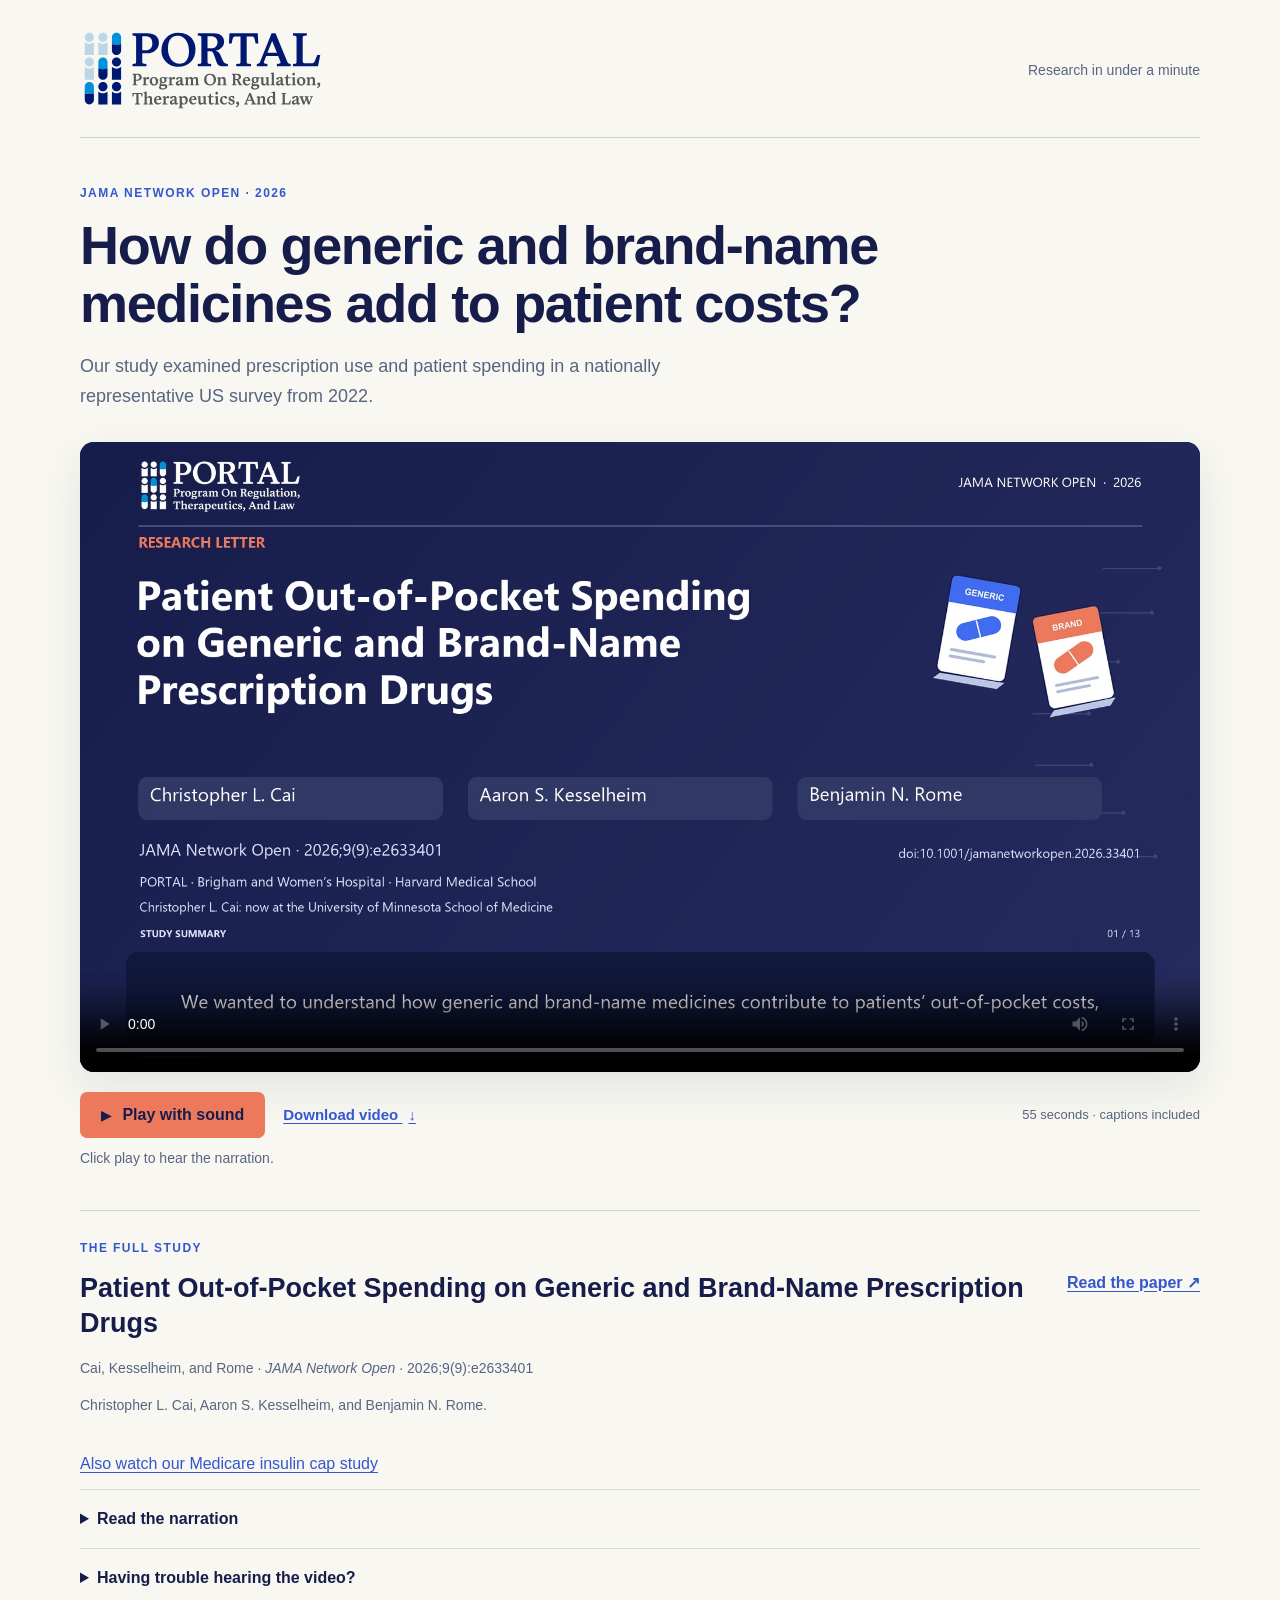
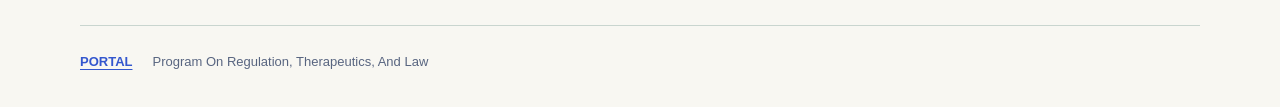
<file: index.html>
<!doctype html>
<html lang="en">
<head>
  <meta charset="utf-8">
  <meta name="viewport" content="width=device-width, initial-scale=1">
  <meta name="description" content="A narrated PORTAL animation about patient spending on generic and brand-name prescription drugs, with findings and policy implications from JAMA Network Open.">
  <title>Generic and brand-name drug costs · PORTAL</title>
  <link rel="icon" href="data:,">
  <link rel="stylesheet" href="styles.css">
</head>
<body class="generic-spending">
  <header class="masthead">
    <a href="https://portalresearch.org/about-portal/" aria-label="About PORTAL">
      <img src="assets/Portal_Logo_Hex.svg" alt="PORTAL — Program On Regulation, Therapeutics, And Law" width="280" height="98">
    </a>
    <span>Research in under a minute</span>
  </header>
  <main>
    <div class="intro">
      <p class="eyebrow">JAMA NETWORK OPEN · 2026</p>
      <h1>How do generic and brand-name<br>medicines add to patient costs?</h1>
      <p class="lede">Our study examined prescription use and patient spending in a nationally representative US survey from 2022.</p>
    </div>
    <section class="film" aria-label="Watch the study summary">
      <video id="study-video" controls playsinline preload="metadata" poster="media/generic-spending-poster.jpg" aria-label="Narrated animation summarizing the generic and brand-name prescription drug spending study">
        <source src="media/portal-generic-spending.mp4" type="video/mp4">
        <track src="generic-spending/captions.vtt" kind="captions" srclang="en" label="English">
        Your browser does not support this video. <a href="media/portal-generic-spending.mp4">Download the video</a>.
      </video>
      <div class="player-tools">
        <button id="play-sound" type="button"><span aria-hidden="true">▶</span> Play with sound</button>
        <a class="download" href="media/portal-generic-spending.mp4" download="PORTAL-Generic-Drug-Costs.mp4">Download video <span aria-hidden="true">↓</span></a>
        <span class="duration">55 seconds · captions included</span>
      </div>
      <p id="playback-status" role="status" aria-live="polite">Click play to hear the narration.</p>
      <noscript><p>Use the video’s play button to hear the narration.</p></noscript>
    </section>
    <section class="study" aria-labelledby="study-title">
      <div>
        <p class="eyebrow">THE FULL STUDY</p>
        <h2 id="study-title">Patient Out-of-Pocket Spending on Generic and Brand-Name Prescription Drugs</h2>
        <p>Cai, Kesselheim, and Rome · <i>JAMA Network Open</i> · 2026;9(9):e2633401</p>
        <p class="authors">Christopher L. Cai, Aaron S. Kesselheim, and Benjamin N. Rome.</p>
      </div>
      <a class="article-link" href="https://jamanetwork.com/journals/jamanetworkopen/fullarticle/2853920">Read the paper <span aria-hidden="true">↗</span></a>
    </section>
    <p><a href="insulin.html">Also watch our Medicare insulin cap study</a></p>
    <details class="transcript">
      <summary>Read the narration</summary>
      <p>We wanted to understand how generic and brand-name medicines contribute to patients’ out-of-pocket costs, so we analyzed a nationally representative survey of prescription use and spending in twenty twenty-two. More than half of Americans filled a generic prescription, compared with about one in six who filled a brand-name prescription. Although brand-name drugs were more expensive per medicine, generics accounted for fifty-five percent of total out-of-pocket prescription spending. Our findings suggest that policies to reduce patients’ costs should address both. Lower brand-name prices could reduce what patients pay through deductibles and coinsurance. For generics, we highlight changes in insurance benefits: limiting out-of-pocket costs for high-value generic medicines, preventing patient charges from exceeding cash prices, or eliminating generic copayments altogether. These approaches address both the prices of medicines and how insurance determines patients’ costs. You can read our full study in JAMA Network Open.</p>
      <a href="generic-spending/script.txt" download>Download the script</a>
    </details>
    <details class="audio-help">
      <summary>Having trouble hearing the video?</summary>
      <p>Check the video player’s speaker control and your device volume, or play the original narration here.</p>
      <audio id="original-audio" controls preload="none" src="media/generic-spending-narration-original.mp3" aria-label="Original unedited narration"></audio>
      <p><a href="media/generic-spending-narration-original.mp3" download>Download the original recording</a></p>
      <p><a href="archive/portal-generic-spending-original-audio.mp4" download>Download the video master with the original audio stream</a></p>
    </details>
  </main>
  <footer><a href="https://portalresearch.org/">PORTAL</a><span>Program On Regulation, Therapeutics, And Law</span></footer>
  <script src="player.js"></script>
</body>
</html>
</file>
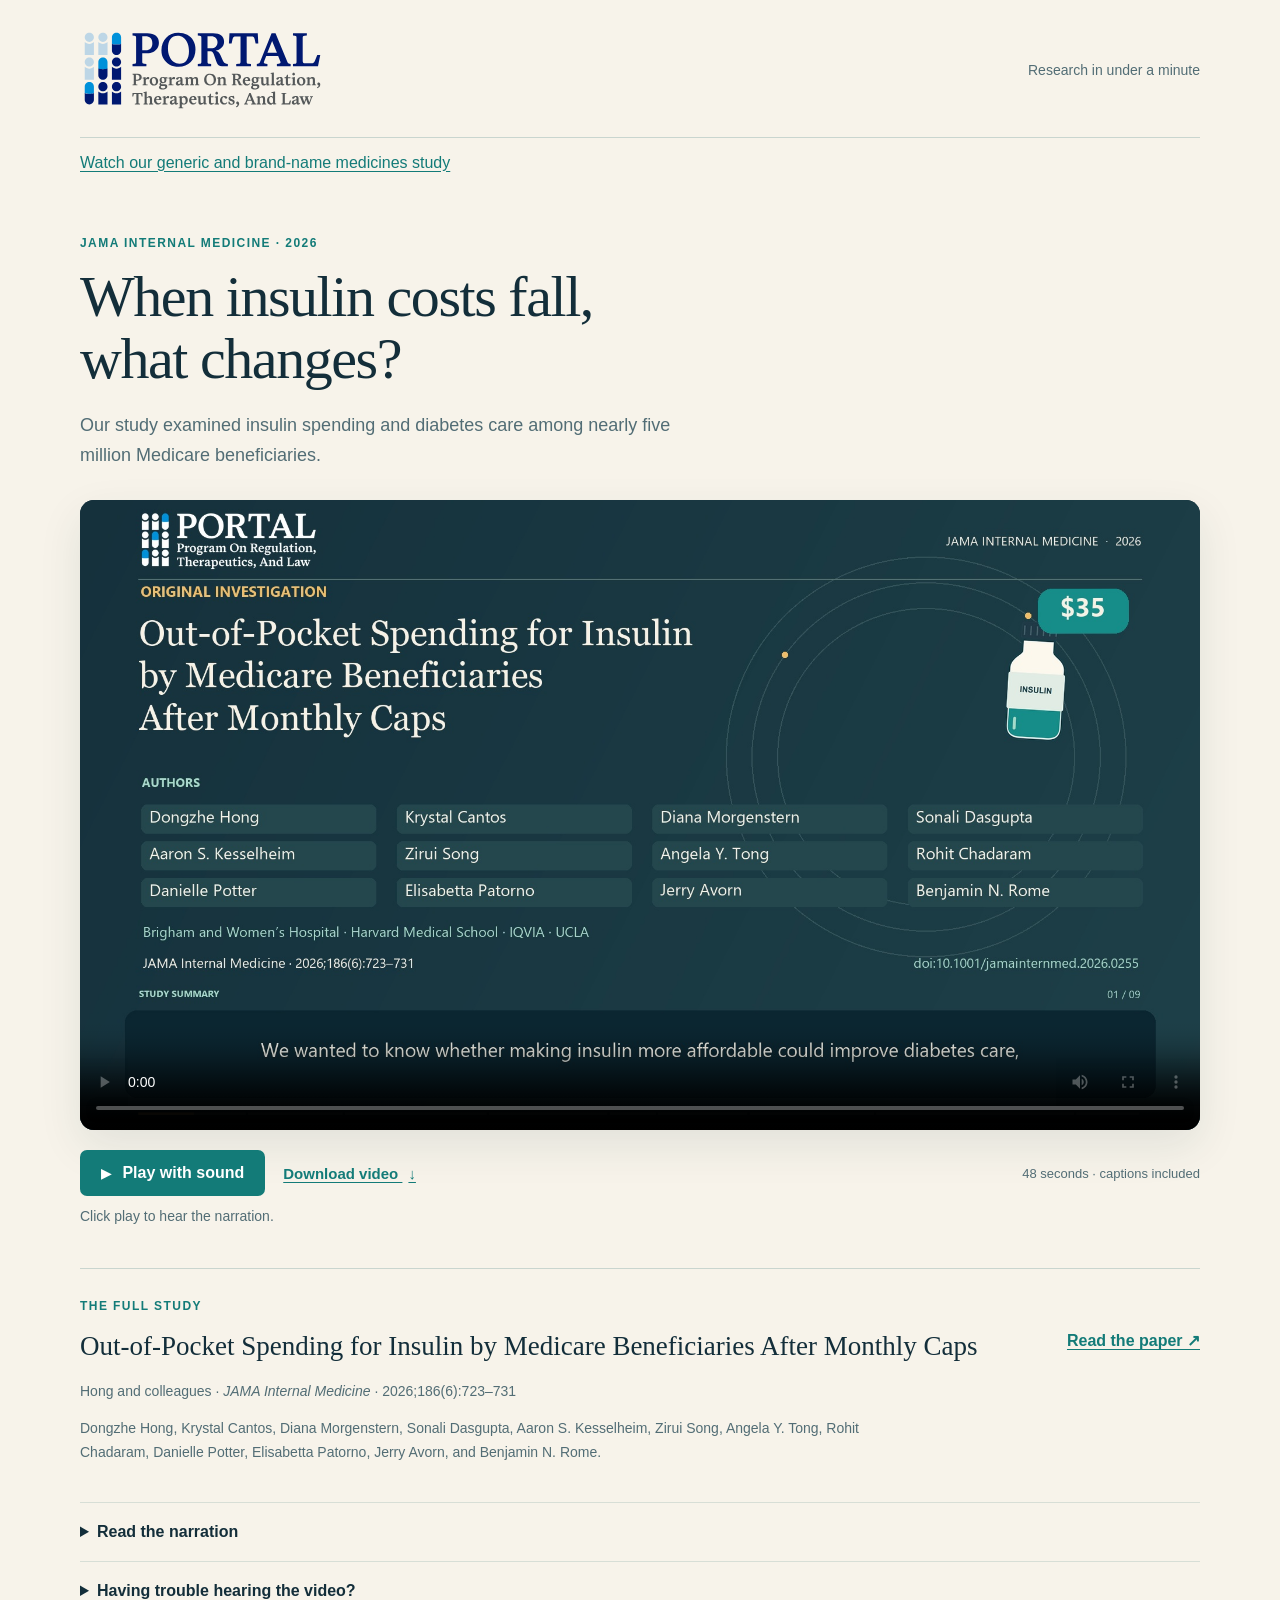
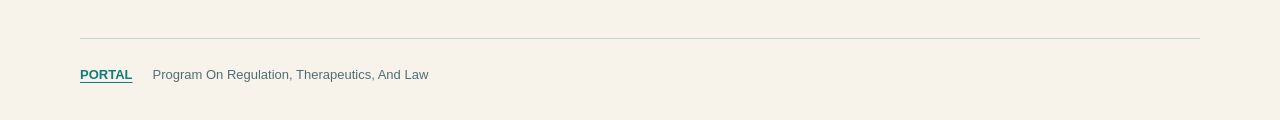
<file: insulin.html>
<!doctype html>
<html lang="en">
<head>
  <meta charset="utf-8">
  <meta name="viewport" content="width=device-width, initial-scale=1">
  <meta name="description" content="A brief animated summary of our JAMA Internal Medicine study on Medicare insulin caps, patient spending, and diabetes care.">
  <title>Insulin costs & diabetes care · PORTAL</title>
  <link rel="icon" href="data:,">
  <link rel="stylesheet" href="styles.css">
</head>
<body>
  <header class="masthead">
    <a href="https://portalresearch.org/about-portal/" aria-label="About PORTAL">
      <img src="assets/Portal_Logo_Hex.svg" alt="PORTAL — Program On Regulation, Therapeutics, And Law" width="280" height="98">
    </a>
    <span>Research in under a minute</span>
  </header>
  <main>
    <p><a href="index.html">Watch our generic and brand-name medicines study</a></p>
    <div class="intro">
      <p class="eyebrow">JAMA INTERNAL MEDICINE · 2026</p>
      <h1>When insulin costs fall,<br>what changes?</h1>
      <p class="lede">Our study examined insulin spending and diabetes care among nearly five million Medicare beneficiaries.</p>
    </div>
    <section class="film" aria-label="Watch the study summary">
      <video id="study-video" controls playsinline preload="metadata" poster="media/poster.jpg" aria-label="Narrated animation summarizing the Medicare insulin cap study">
        <source src="media/portal-insulin-study.mp4" type="video/mp4">
        <track src="captions.vtt" kind="captions" srclang="en" label="English">
        Your browser does not support this video. <a href="media/portal-insulin-study.mp4">Download the video</a>.
      </video>
      <div class="player-tools">
        <button id="play-sound" type="button"><span aria-hidden="true">▶</span> Play with sound</button>
        <a class="download" href="media/portal-insulin-study.mp4" download="PORTAL-Insulin-Study.mp4">Download video <span aria-hidden="true">↓</span></a>
        <span class="duration">48 seconds · captions included</span>
      </div>
      <p id="playback-status" role="status" aria-live="polite">Click play to hear the narration.</p>
      <noscript><p>Use the video’s play button to hear the narration.</p></noscript>
    </section>
    <section class="study" aria-labelledby="study-title">
      <div>
        <p class="eyebrow">THE FULL STUDY</p>
        <h2 id="study-title">Out-of-Pocket Spending for Insulin by Medicare Beneficiaries After Monthly Caps</h2>
        <p>Hong and colleagues · <i>JAMA Internal Medicine</i> · 2026;186(6):723–731</p>
        <p class="authors">Dongzhe Hong, Krystal Cantos, Diana Morgenstern, Sonali Dasgupta, Aaron S. Kesselheim, Zirui Song, Angela Y. Tong, Rohit Chadaram, Danielle Potter, Elisabetta Patorno, Jerry Avorn, and Benjamin N. Rome.</p>
      </div>
      <a class="article-link" href="https://doi.org/10.1001/jamainternmed.2026.0255">Read the paper <span aria-hidden="true">↗</span></a>
    </section>
    <details class="transcript">
      <summary>Read the narration</summary>
      <p>We wanted to know whether making insulin more affordable could improve diabetes care, so we studied nearly five million Medicare beneficiaries with type two diabetes as the thirty-five-dollar monthly cap rolled out in twenty twenty-one and expanded in twenty twenty-three. After the expansion, insulin users paid about fifty-nine dollars less out of pocket per quarter and filled slightly more insulin. Among patients with lab results, average blood sugar also improved modestly, although serious low-blood-sugar events became slightly more common across the study population. Our findings suggest that lower costs can improve access, while persistent costs for other medicines point to the need for broader affordability policies. You can read our full study in JAMA Internal Medicine.</p>
      <a href="script.txt" download>Download the script</a>
    </details>
    <details class="audio-help">
      <summary>Having trouble hearing the video?</summary>
      <p>Check the video player’s speaker control and your device volume, or play the original narration here.</p>
      <audio id="original-audio" controls preload="none" src="media/narration-original.mp3" aria-label="Original unedited narration"></audio>
      <p><a href="media/narration-original.mp3" download>Download the original recording</a></p>
    </details>
  </main>
  <footer><a href="https://portalresearch.org/">PORTAL</a><span>Program On Regulation, Therapeutics, And Law</span></footer>
  <script src="player.js"></script>
</body>
</html>
</file>
<file: styles.css>
:root { color-scheme: light; --ink: #132e3a; --teal: #137b78; --paper: #f7f3ea; --muted: #526d75; }
* { box-sizing: border-box; }
body { margin: 0; background: var(--paper); color: var(--ink); font-family: "Segoe UI", Arial, sans-serif; }
a { color: var(--teal); text-underline-offset: .2em; }
a:hover { color: #074c50; }
button, a, summary { -webkit-tap-highlight-color: transparent; }
:focus-visible { outline: 3px solid #007bac; outline-offset: 5px; }
.masthead, main, footer { width: min(1120px, calc(100% - 64px)); margin-inline: auto; }
.masthead { display: flex; justify-content: space-between; align-items: center; padding: 28px 0 24px; border-bottom: 1px solid #c9d5cf; gap: 24px; }
.masthead img { display: block; width: 245px; height: auto; }
.masthead span { color: var(--muted); font-size: 14px; }
.intro { padding: 48px 0 30px; max-width: 800px; }
.eyebrow { font-size: 12px; letter-spacing: .12em; font-weight: 700; color: var(--teal); margin: 0 0 16px; }
h1 { font-family: Georgia, serif; font-size: clamp(36px, 5vw, 58px); line-height: 1.08; font-weight: 400; letter-spacing: -.025em; margin: 0 0 20px; }
.lede { max-width: 620px; font-size: 18px; line-height: 1.65; color: var(--muted); margin: 0; }
video { display: block; width: 100%; aspect-ratio: 16/9; background: #132e3a; border-radius: 14px; box-shadow: 0 16px 44px #183e4118; }
.player-tools { display: flex; flex-wrap: wrap; align-items: center; gap: 18px; margin: 20px 0 12px; }
button { border: 0; border-radius: 7px; color: white; background: var(--teal); font: 600 16px "Segoe UI", Arial, sans-serif; padding: 14px 21px; cursor: pointer; }
button:hover { background: #0d605e; }
button span { font-size: 13px; margin-right: 7px; }
.download { font-size: 15px; font-weight: 600; }
.download span { margin-left: 6px; }
.duration { margin-left: auto; color: var(--muted); font-size: 13px; }
#playback-status { min-height: 22px; margin: 0; color: var(--muted); font-size: 14px; }
.study { margin: 38px 0 24px; padding-top: 30px; display: flex; align-items: flex-start; gap: 40px; border-top: 1px solid #c9d5cf; }
.study > div { flex: 1; }
h2 { font-family: Georgia, serif; font-weight: 400; font-size: 27px; line-height: 1.3; margin: 0 0 16px; }
.study p:not(.eyebrow) { color: var(--muted); font-size: 14px; line-height: 1.65; }
.study .authors { max-width: 820px; }
.article-link { white-space: nowrap; font-weight: 600; padding-top: 32px; }
details { padding: 20px 0; border-top: 1px solid #d7ded6; }
summary { cursor: pointer; font-weight: 600; }
details p { max-width: 850px; color: var(--muted); line-height: 1.8; }
audio { display: block; width: min(100%, 560px); margin-top: 18px; }
footer { border-top: 1px solid #c9d5cf; padding: 28px 0 38px; margin-top: 18px; display: flex; gap: 20px; align-items: center; font-size: 13px; color: var(--muted); }
footer a { font-weight: 700; }
@media (max-width: 640px) {
  .masthead, main, footer { width: calc(100% - 32px); }
  .masthead { padding: 20px 0; }
  .masthead img { width: 190px; }
  .masthead > span { display: none; }
  .intro { padding-top: 32px; }
  .lede { font-size: 16px; }
  .player-tools { gap: 15px; }
  .duration { width: 100%; margin-left: 0; }
  .study { flex-direction: column; gap: 4px; }
  .article-link { padding-top: 0; }
  h2 { font-size: 23px; }
  footer { align-items: flex-start; }
}

.generic-spending { --ink: #171d4b; --teal: #3457ce; --paper: #f8f7f2; --muted: #586580; }
.generic-spending h1, .generic-spending h2 { font-family: "Segoe UI", Arial, sans-serif; font-weight: 700; }
.generic-spending h1 { font-size: clamp(34px, 4.5vw, 54px); }
.generic-spending button { background: #ed795d; color: #171d4b; }
.generic-spending button:hover { background: #e4684a; }
.generic-spending video { background: #171d4b; }
</file>
